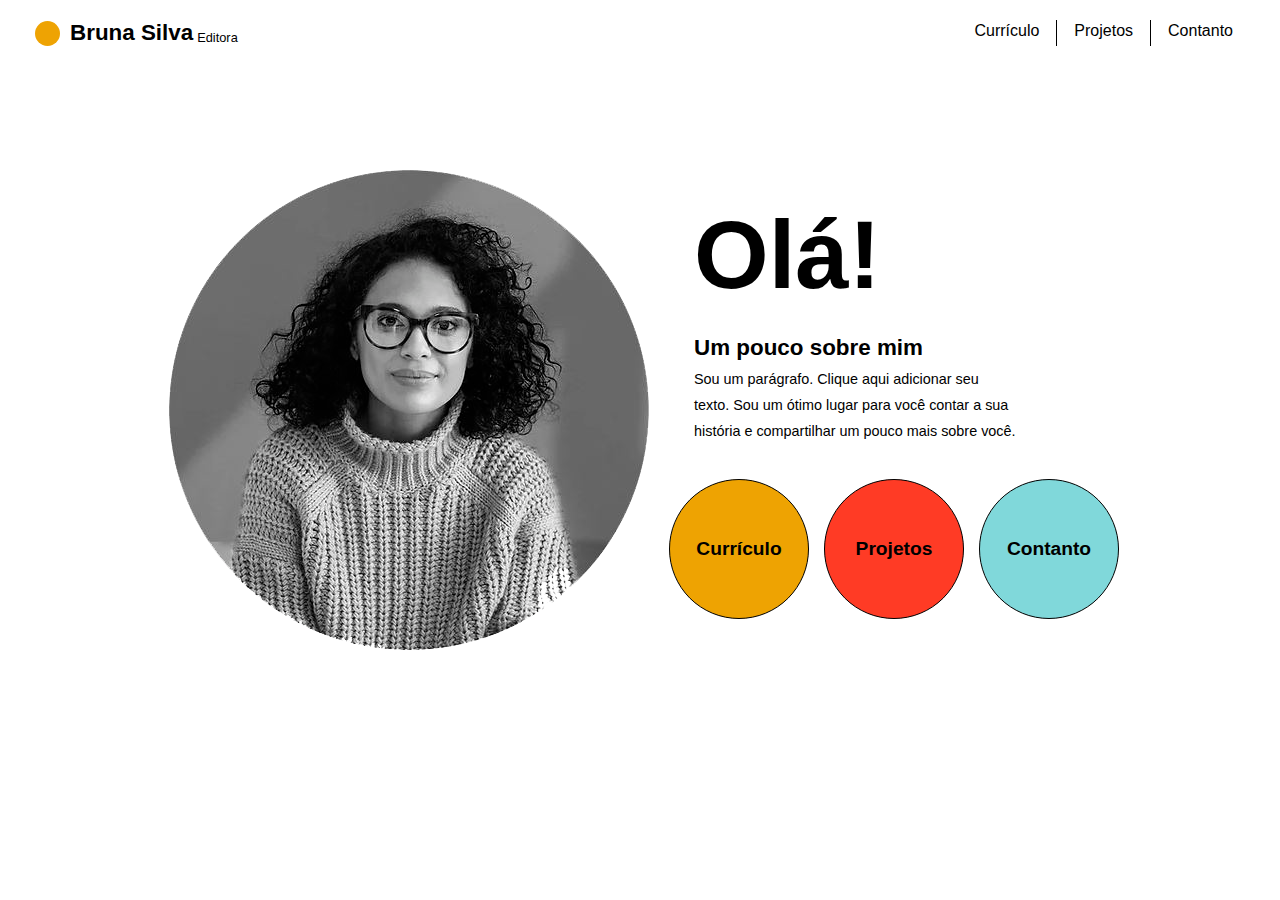
<file: index.html>
<!DOCTYPE html>
<html lang="pt-br">

<head>
    <meta charset="UTF-8">
    <meta http-equiv="X-UA-Compatible" content="IE=edge">
    <meta name="viewport" content="width=device-width, initial-scale=1.0">
    <title>Bruna Silva</title>
    <link rel="stylesheet" href="/css/style.css">
</head>

<body>
    <!-- HEADER-OPEN -->
    <div class="header">

        <div class="logo_header">
            <div id="boll"></div>
            <a href="/index.html" class="logo_header_ab">
                <h1 class="logo_header_a">Bruna Silva</h1>
                <p class="logo_header_b">Editora</p>
            </a>
        </div>


        <div class="nav">
            <ul>
                <li class="active">
                    <a href="/curriculo.html" >Currículo</a>
                </li>

                <li>
                    <a href="/projetos.html">Projetos</a>
                </li>

                <li>
                    <a href="/contanto.html">Contanto</a>
                </li>
            </ul>
        </div>
    </div>
    <!-- HEADER-CLOSER -->

    <!-- BODY-OPEN -->

    <div class="all_body">
        <div class="photo_bruna_div">
            <img src="/imagem/photo_bruna.png" alt="">
        </div>

        <div class="content">
            <div class="content_text">
                <h1>Olá!</h1>
                <h2>Um pouco sobre mim</h2>
                <p>Sou um parágrafo. Clique aqui adicionar seu</p>
                <p>texto. Sou um ótimo lugar para você contar a sua</p>
                <p>história e compartilhar um pouco mais sobre você.</p>
            </div>
            <div class="all_boll">
                <a href="/curriculo.html">
                    <div id="boll_1">
                        <b>Currículo</b>
                    </div>
                </a>
                <a href="projetos.html">
                    <div id="boll_2">
                        <b>Projetos</b>
                    </div>
                </a>
                <a href="contanto.html">
                    <div id="boll_3">
                        <b>Contanto</b>
                    </div>
                </a>
            </div>
        </div>

    </div>

    <!-- BODY-CLOSER -->
</body>

</html>
</file>
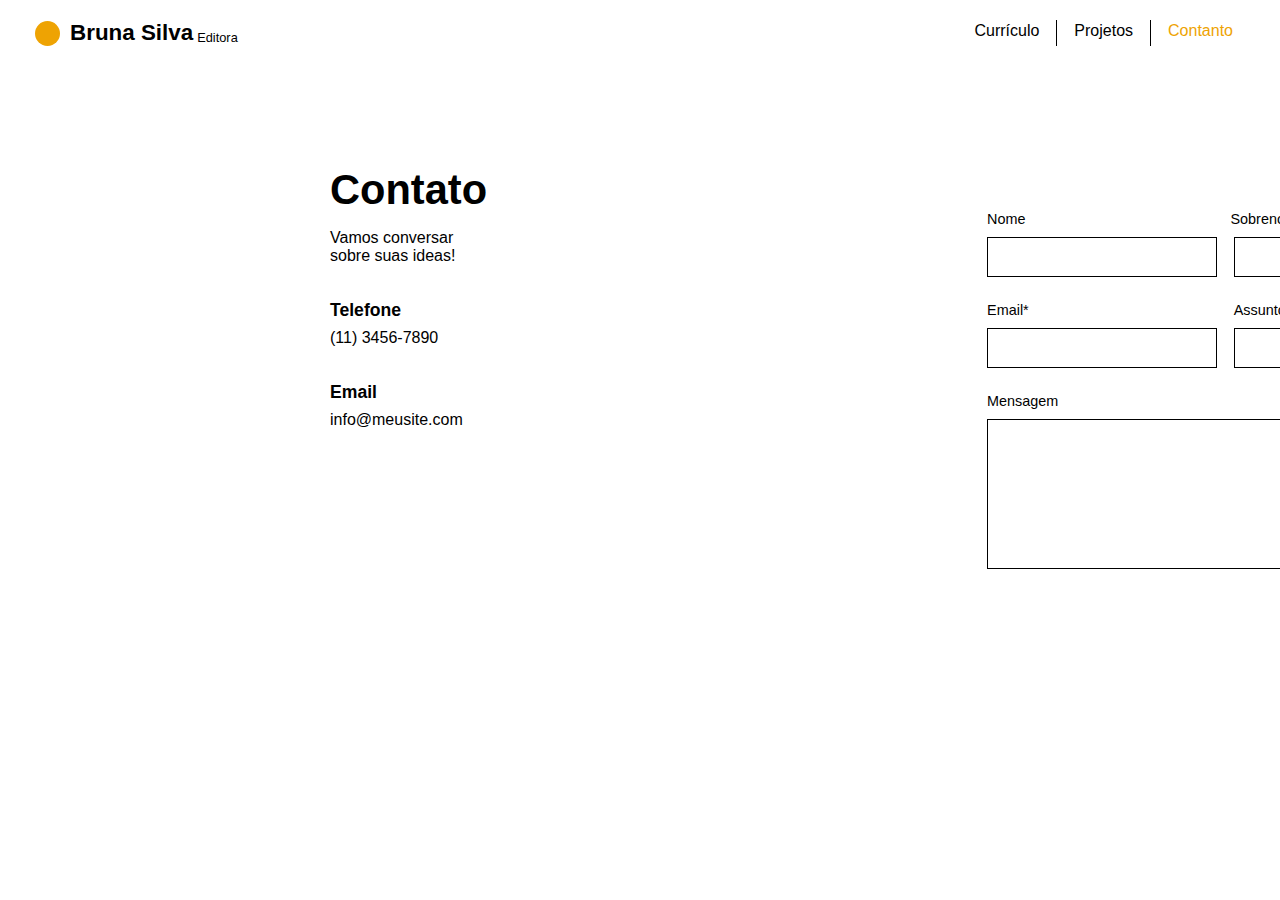
<file: contanto.html>
<!DOCTYPE html>
<html lang="pt-br">

<head>
    <meta charset="UTF-8">
    <meta http-equiv="X-UA-Compatible" content="IE=edge">
    <meta name="viewport" content="width=device-width, initial-scale=1.0">
    <title>Contato - Bruna Silva</title>
    <link rel="stylesheet" href="/css/style.css">
</head>

<body>
    <!-- HEADER-OPEN -->
    <div class="header">

        <div class="logo_header">
            <div id="boll"></div>
            <a href="/index.html" class="logo_header_ab">
                <h1 class="logo_header_a">Bruna Silva</h1>
                <p class="logo_header_b">Editora</p>
            </a>
        </div>


        <div class="nav">
            <ul>
                <li class="active">
                    <a href="/curriculo.html">Currículo</a>
                </li>

                <li>
                    <a href="/projetos.html">Projetos</a>
                </li>

                <li>
                    <a href="/contanto.html" class="active">Contanto</a>
                </li>
            </ul>
        </div>

    </div>
    <!-- HEADER-CLOSER -->

    <!-- CONTATO-OPEN -->
    <div class="all_contato">

        <div class="all_contato_1">

            <div class="all_contato_2">

                <div class="contato_text_1">
                    <h1>
                        Contato
                    </h1>
                    <p>
                        Vamos conversar sobre suas ideas!
                    </p>
                    <h2>
                        Telefone
                    </h2>
                    <p>
                        (11) 3456-7890
                    </p>
                    <h2>
                        Email
                    </h2>
                    <p>
                        info@meusite.com
                    </p>
                </div>

            </div>

        </div>

        <div class="all_block_enviar_1">
            <div class="all_block_enviar_2">

                <div class="all_block_enviar">
                    <p>Nome</p>
                    <p>Sobrenome</p>
                </div>

                <div class="all_block_enviar">
                    <textarea class="active" style="resize: none"></textarea>
                    <textarea style="resize: none"></textarea>
                </div>

                <div class="all_block_enviar">
                    <p>Email*</p>
                    <p>Assunto</p>
                </div>

                <div class="all_block_enviar">
                    <textarea class="active" style="resize: none"></textarea>
                    <textarea style="resize: none"></textarea>
                </div>
                <div class="all_block_enviar">
                    <p>Mensagem</p>
                </div>
                <div class="all_block_enviar">
                    <textarea class="active" style="width: 320px; height: 150px; resize: none "></textarea>
                    <a href="">
                        <div id="boll_4">
                            <b>Enviar</b>
                        </div>
                    </a>
                </div>
            </div>
        </div>
        <!-- CONTATO-CLOSER -->
</file>
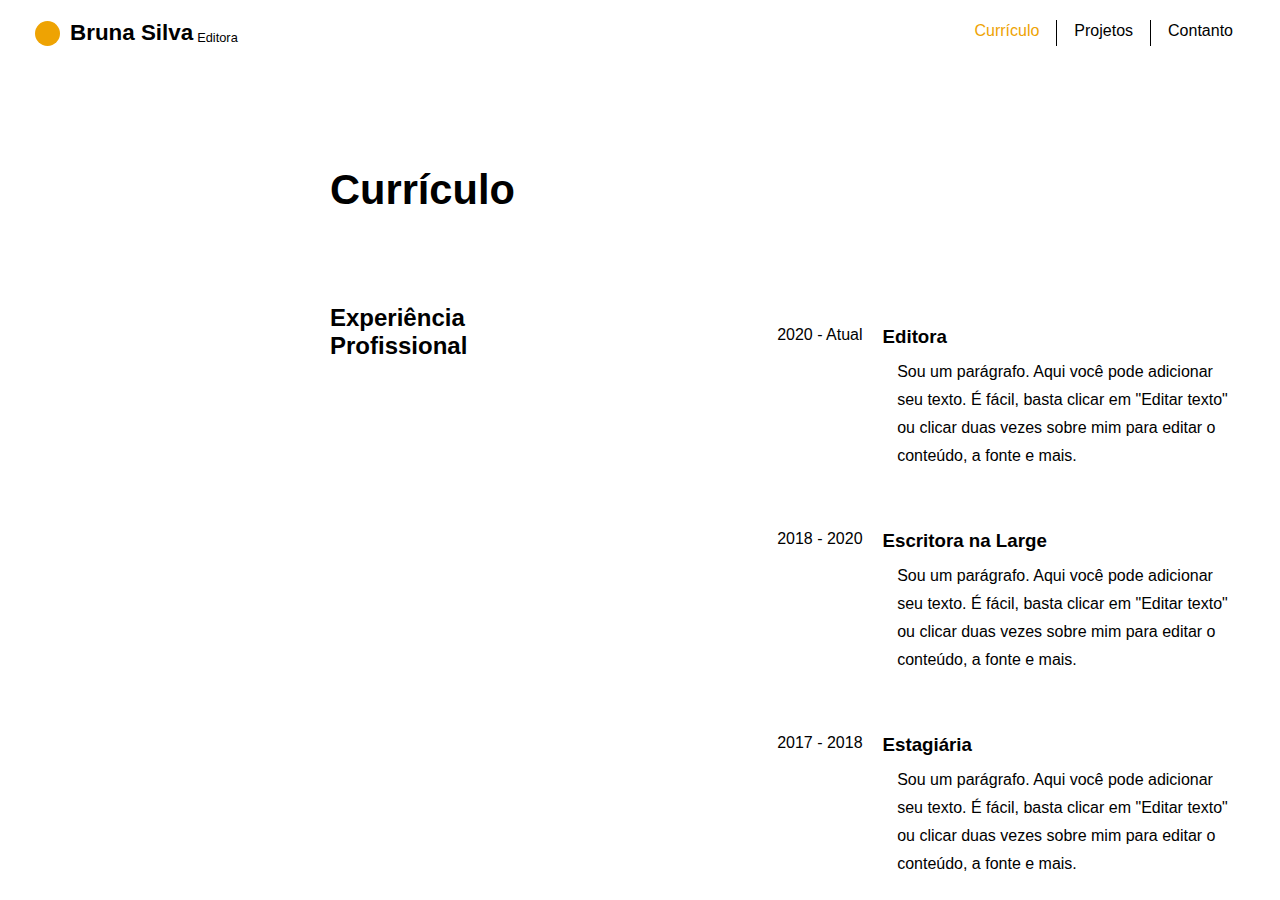
<file: curriculo.html>
<!DOCTYPE html>
<html lang="pt-br">

<head>
    <meta charset="UTF-8">
    <meta http-equiv="X-UA-Compatible" content="IE=edge">
    <meta name="viewport" content="width=device-width, initial-scale=1.0">
    <title>Currículo - Bruna Silva</title>
    <link rel="stylesheet" href="/css/style.css">
</head>

<body>
    <!-- HEADER-OPEN -->
    <div class="header">

        <div class="logo_header">
            <div id="boll"></div>
            <a href="/index.html" class="logo_header_ab">
                <h1 class="logo_header_a">Bruna Silva</h1>
                <p class="logo_header_b">Editora</p>
            </a>
        </div>


        <div class="nav">
            <ul>
                <li class="active">
                    <a href="/curriculo.html" class="active">Currículo</a>
                </li>

                <li>
                    <a href="/projetos.html">Projetos</a>
                </li>

                <li>
                    <a href="/contanto.html">Contanto</a>
                </li>
            </ul>
        </div>
    </div>
    <!-- HEADER-CLOSER -->

    <!-- CURRICULO-OPEN -->

    <div class="all_curriculo_1">

        <div class="all_curriculo_2">

            <div class="curriculo_text_1">
                <h1>
                    Currículo
                </h1>
                <h2>
                    Experiência
                </h2>
                <h2>
                    Profissional
                </h2>
            </div>

        </div>

        <!-- 2020 -->

        <div class="all_curriculo_3">

            <div id="curriculo_text_2">
                <ul>
                    <li>
                        2020 - Atual
                    </li>
                    <li>
                        <h3>Editora</h3>
                    </li>
                </ul>
            </div>

            <div id="curriculo_text_3">
                <p>Sou um parágrafo. Aqui você pode adicionar</p>
                <p>seu texto. É fácil, basta clicar em "Editar texto"</p>
                <p>ou clicar duas vezes sobre mim para editar o </p>
                <p>conteúdo, a fonte e mais. </p>
            </div>

            <!-- 2018-2022 -->

            <div id="curriculo_text_2">
                <ul>
                    <li>
                        2018 - 2020
                    </li>
                    <li>
                        <h3>Escritora na Large</h3>
                    </li>
                </ul>
            </div>

            <div id="curriculo_text_3">
                <p>Sou um parágrafo. Aqui você pode adicionar</p>
                <p>seu texto. É fácil, basta clicar em "Editar texto"</p>
                <p>ou clicar duas vezes sobre mim para editar o </p>
                <p>conteúdo, a fonte e mais. </p>
            </div>

            <!-- 2017-2018 -->

            <div id="curriculo_text_2">
                <ul>
                    <li>
                        2017 - 2018
                    </li>
                    <li>
                        <h3>Estagiária</h3>
                    </li>
                </ul>
            </div>

            <div id="curriculo_text_3">
                <p>Sou um parágrafo. Aqui você pode adicionar</p>
                <p>seu texto. É fácil, basta clicar em "Editar texto"</p>
                <p>ou clicar duas vezes sobre mim para editar o </p>
                <p>conteúdo, a fonte e mais. </p>
            </div>

        </div>

    </div>

</body>

</html>
</file>
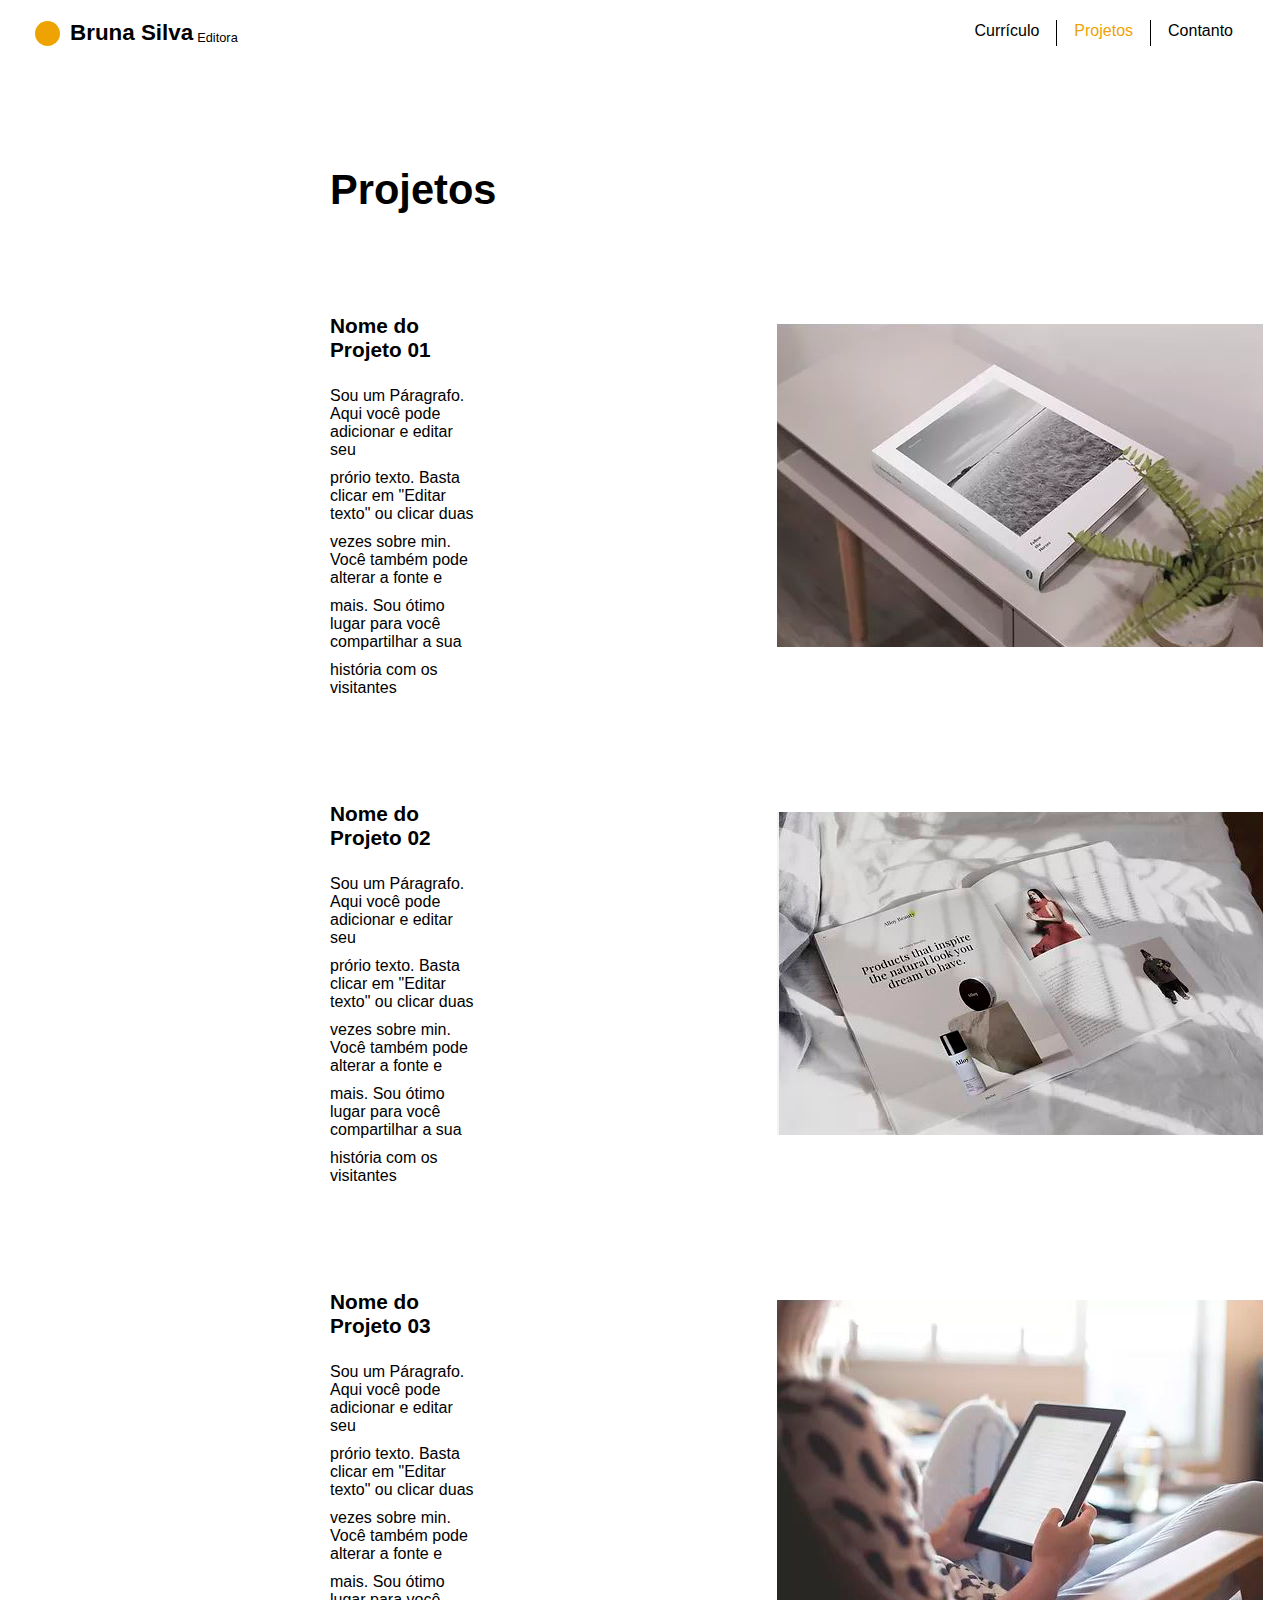
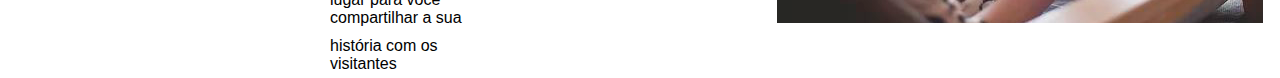
<file: projetos.html>
<!DOCTYPE html>
<html lang="pt-br">

<head>
    <meta charset="UTF-8">
    <meta http-equiv="X-UA-Compatible" content="IE=edge">
    <meta name="viewport" content="width=device-width, initial-scale=1.0">
    <title>Bruna Silva</title>
    <link rel="stylesheet" href="/css/style.css">
</head>

<body>
    <!-- HEADER-OPEN -->
    <div class="header">

        <div class="logo_header">
            <div id="boll"></div>
            <a href="/index.html" class="logo_header_ab">
                <h1 class="logo_header_a">Bruna Silva</h1>
                <p class="logo_header_b">Editora</p>
            </a>
        </div>


        <div class="nav">
            <ul>
                <li class="active">
                    <a href="/curriculo.html">Currículo</a>
                </li>

                <li>
                    <a href="/projetos.html" class="active">Projetos</a>
                </li>

                <li>
                    <a href="/contanto.html">Contanto</a>
                </li>
            </ul>
        </div>

    </div>
    <!-- HEADER-CLOSER -->

    <!-- PROJETO-OPEN -->
    <div class="all_projetob">
        <div class="all_projetoa">
            <h1>
                Projetos
            </h1>
        </div>
        <div class="projeto">

            <div class="all_projeto_1">

                <div class="all_projeto_2">

                    <div class="projeto_text_1">
                        <h2>
                            Nome do Projeto 01
                        </h2>
                        <p>
                            Sou um Páragrafo. Aqui você pode adicionar e editar seu
                        </p>
                        <p>prório texto. Basta clicar em "Editar texto" ou clicar duas</p>
                        <p>vezes sobre min. Você também pode alterar a fonte e</p>
                        <p>mais. Sou ótimo lugar para você compartilhar a sua</p>
                        <p>história com os visitantes</p>
                    </div>

                </div>

            </div>

            <div class="all_projeto_3">
                <img src="/imagem/IMAGEM1.png" alt="">
            </div>
        </div>
        <div class="projeto">

            <div class="all_projeto_1">

                <div class="all_projeto_2">

                    <div class="projeto_text_1">
                        <h2>
                            Nome do Projeto 02
                        </h2>
                        <p>
                            Sou um Páragrafo. Aqui você pode adicionar e editar seu
                        </p>
                        <p>prório texto. Basta clicar em "Editar texto" ou clicar duas</p>
                        <p>vezes sobre min. Você também pode alterar a fonte e</p>
                        <p>mais. Sou ótimo lugar para você compartilhar a sua</p>
                        <p>história com os visitantes</p>
                    </div>

                </div>

            </div>

            <div class="all_projeto_3">
                <img src="/imagem/IMAGEM3.png" alt="">
            </div>
        </div>
        <div class="projeto">

            <div class="all_projeto_1">

                <div class="all_projeto_2">

                    <div class="projeto_text_1">
                        <h2>
                            Nome do Projeto 03
                        </h2>
                        <p>
                            Sou um Páragrafo. Aqui você pode adicionar e editar seu
                        </p>
                        <p>prório texto. Basta clicar em "Editar texto" ou clicar duas</p>
                        <p>vezes sobre min. Você também pode alterar a fonte e</p>
                        <p>mais. Sou ótimo lugar para você compartilhar a sua</p>
                        <p>história com os visitantes</p>
                    </div>

                </div>

            </div>

            <div class="all_projeto_3">
                <img src="/imagem/IMAGEM2.png" alt="">
            </div>
        </div>
    </div>
    <!-- PROJETO-CLOSER -->
</body>

</html>
</file>
<file: css/style.css>
* {
    margin: 0;
    padding: 0;
    outline: 0;
    box-sizing: border-box;
    font-family: Verdana, Geneva, Tahoma, sans-serif;
}

a {
    text-decoration: none;
    color: black;
}

/* HEADER*OPEN */

.header {
    padding: 20px;
    padding-left: 30px;
    width: 100%;
    display: flex;
    justify-content: space-between;
}

.logo_header {
    display: flex;
    align-items: center;
}

#boll {
    width: 25px;
    height: 25px;
    border-radius: 50%;
    background-color: #eea303;
    margin-left: 5px;
}

.logo_header_ab {
    display: contents;
}

.logo_header_a {
    font-size: 1.4rem;
    padding-left: 10px;
}

.logo_header_b {
    padding-left: 4px;
    padding-top: 8px;
    font-size: 0.8rem;
}

.nav {
    display: flex;
    padding-right: 10px;
}

.nav ul {
    display: flex;
}

.nav ul li {
    padding: 2px;
    list-style-type: none;
    border-left: 1px solid rgb(0, 0, 0);
}

.nav ul li.active {
    border-left: 0px solid rgb(0, 0, 0);
}

.nav ul li a.active {
    padding: 15px;
    color: #eea303;
}

.nav ul li a {
    padding: 15px;
    color: black;
}


/* HEADER*CLOSER */

/* BODY*OPEN */

.all_body {
    display: flex;
    justify-content: center;
    flex-direction: row;
    align-items: center;
    padding: 7%;
    flex-wrap: wrap
}

.photo_bruna_div {
    padding: 0 0 0 0;
}

.photo_bruna_div img {
    width: 100%;
    max-width: 503px;
}


.content {
    padding-bottom: 0px;
    padding-left: 0px;
}

.content_text {
    padding-left: 30px;
}

.content h1 {
    font-size: 6rem;
}

.content h2 {
    padding-top: 25px;
    font-size: 1.4rem;
}

.content p {
    margin-top: 10px;
    width: 415px;
    font-size: 0.9rem;
}


.all_boll {
    display: flex;
    padding-top: 40px;
    padding-bottom: 0px;
    padding-left: 0px;
    padding-right: 0px;
}

#boll_1 {
    width: 140px;
    height: 140px;
    border-radius: 50%;
    border: 1px solid black;
    background-color: #eea302;
    margin-left: 5px;
    display: flex;
    align-content: center;
    justify-content: center;
    align-items: center;
    font-size: 1.2rem;
}

a #boll_1 {
    color: black;
}

a #boll_2 {
    color: black;
}

a #boll_3 {
    color: black;
}

#boll_2 {
    width: 140px;
    height: 140px;
    border-radius: 50%;
    border: 1px solid black;
    background-color: #ff3b25;
    margin-left: 15px;
    display: flex;
    align-content: center;
    justify-content: center;
    align-items: center;
    font-size: 1.2rem;
}

#boll_3 {
    width: 140px;
    height: 140px;
    border-radius: 50%;
    border: 1px solid black;
    background-color: #80d8da;
    margin-left: 15px;
    display: flex;
    align-content: center;
    justify-content: center;
    align-items: center;
    font-size: 1.2rem;
}

/* BODY*CLOSER */

/* CURRICULO*OPEN */

.all_curriculo_1 {
    display: flex;
    flex-direction: row;

}

.all_curriculo_2 {
    padding-top: 100px;
    padding-left: 330px;
    padding-right: 200px;
}

.curriculo_text_1 {
    display: block;
}

.curriculo_text_1 h1 {
    font-size: 2.6rem;
    display: block;
    margin-bottom: 90px;
}

.all_curriculo_3 {
    display: flex;
    flex-direction: column;
    margin: 200px auto;
    margin-bottom: 0px;
}

#curriculo_text_2 {
    padding-top: 50px;
}

#curriculo_text_2 ul {
    display: flex;
    list-style-type: none;
}

#curriculo_text_2 ul li {
    padding: 10px;
    color: black;
}

#curriculo_text_3 {
    display: flex;
    align-items: stretch;
    flex-direction: column;
    padding-left: 130px;
}

#curriculo_text_3 p {
    padding-bottom: 5px;
    padding-top: 5px;
}

/* CURRICULO*CLOSER */

/* CONTATO*OPEN */

.all_contato {
    display: flex;
}

.all_contato_1 {
    display: flex;
    flex-direction: row;

}

.all_contato_2 {
    padding-top: 100px;
    padding-left: 330px;
    padding-right: 200px;
}

.contato_text_1 {
    display: block;
}

.contato_text_1 p {
    font-size: 1rem;
}

.contato_text_1 h1 {
    font-size: 2.6rem;
    display: block;
    margin-bottom: 15px;
}

.contato_text_1 h2 {
    padding-top: 35px;
    padding-bottom: 8px;
    font-size: 1.1rem;
}

.all_block_enviar_1 {
    padding-top: 120px;
}

.all_block_enviar_2 {
    display: flex;
    flex-direction: column;
}


.all_block_enviar {
    padding-left: 300px;
    display: flex;
    align-items: center;
}

.all_block_enviar p {
    font-size: 0.9rem;
    padding-bottom: 10px;
    padding-right: 205px;
    padding-top: 25px;
}

.all_block_enviar textarea {
    width: 230px;
    margin-left: 17px;
    height: 40px;
    border: 1px solid black;
}

.all_block_enviar textarea.active {
    margin-left: 0px;
}

#boll_4 {
    width: 140px;
    height: 140px;
    border-radius: 50%;
    border: 1px solid black;
    background-color: #eea302;
    margin-left: 20px;
    display: flex;
    align-content: center;
    justify-content: center;
    align-items: center;
    font-size: 1.2rem;
}

/* CONTATO*CLOSER */

/* PROJETO*OPEN */
.all_projeto {
    display: flex;
}

.all_projeto_1 {
    display: flex;
    flex-direction: row;

}

.all_projeto_2 {
    padding-top: 100px;
    padding-left: 300px;
    padding-right: 200px;
}

.projeto {
    display: flex;
    align-items: stretch;
}

.projeto_text_1 {
    display: block;
    padding-left: 30px;
}

.projeto_text_1 p {
    font-size: 1rem;
    padding: 5px 0;
}

.projeto_text_1 h1 {
    font-size: 2.6rem;
    display: block;
    margin-bottom: 15px;
    padding-bottom: 50px;
}

.projeto_text_1 h2 {
    padding-bottom: 20px;
    font-size: 1.3rem;
}

.all_projeto_3 {
    padding-left: 90px;
    padding-top: 100px;
}

.all_projetoa {
    padding-top: 100px;
    padding-left: 330px;
}

.all_projetoa h1 {
    font-size: 2.6rem;

}

.all_projetob {
    display: flex;
    flex-direction: column;
}

/* PROJETO*CLOSER */
</file>
